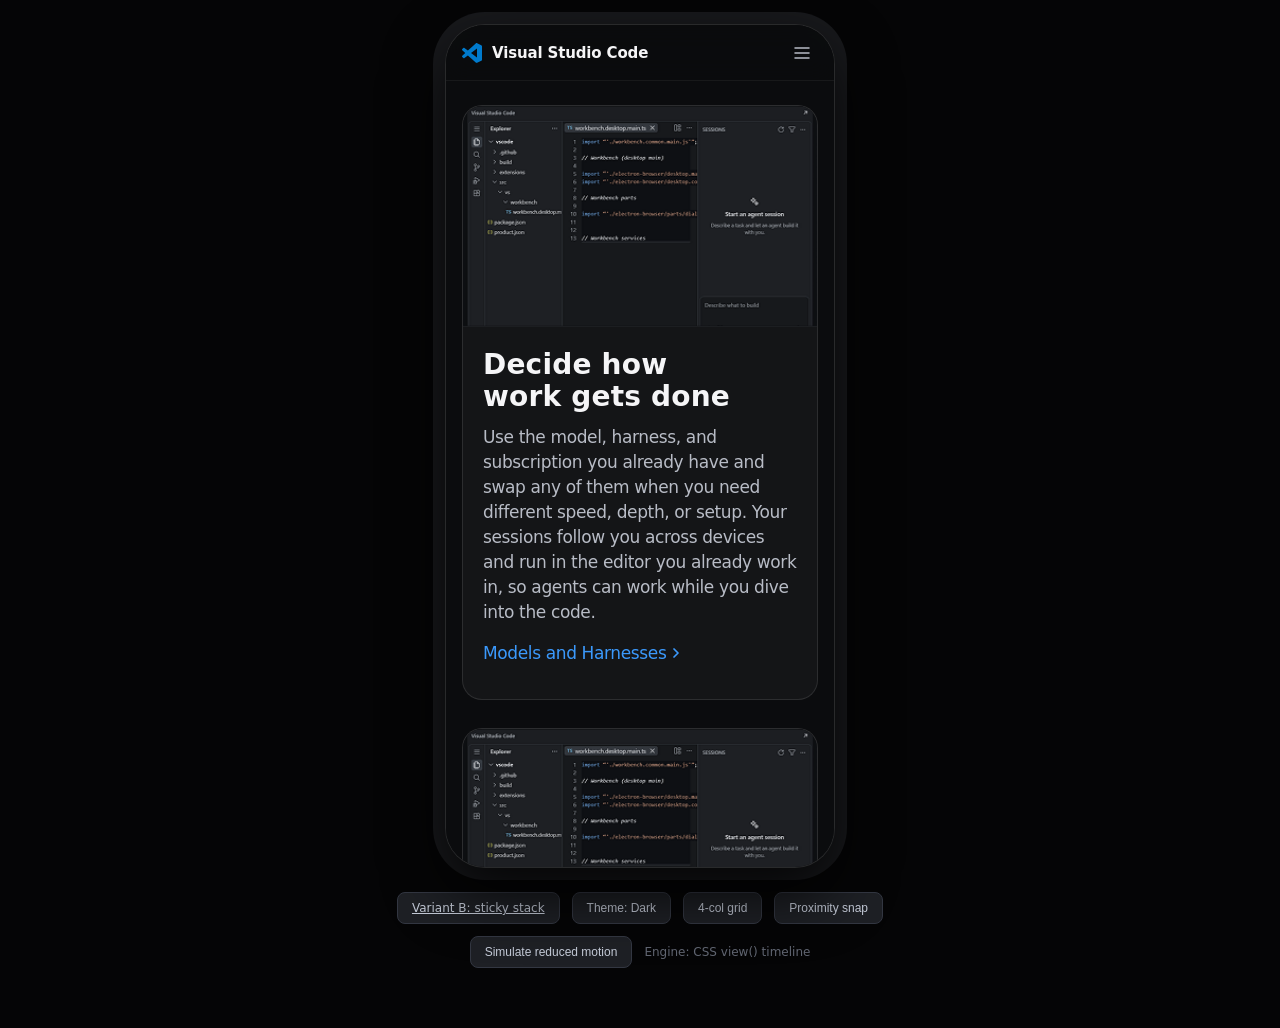
<file: index.html>
<!DOCTYPE html>
<html lang="en">
<head>
  <meta charset="UTF-8">
  <meta name="viewport" content="width=device-width, initial-scale=1.0">
  <title>VS Code Mobile — 3 Pillars (scroll focus)</title>
  <link rel="stylesheet" href="styles.css">
</head>
<body>
  <!-- 390 x 844 device preview. The frame itself is the scroll container so the
       view() timelines and proximity snap behave like they would on a phone. -->
  <div class="device-container">
    <div class="device-frame" id="deviceFrame" tabindex="0" role="region" aria-label="Mobile preview, scrollable">

      <header class="mobile-header">
        <div class="logo">
          <svg class="logo__mark" width="20" height="20" viewBox="0 0 20 20" fill="none" xmlns="http://www.w3.org/2000/svg" aria-hidden="true">
            <path fill-rule="evenodd" clip-rule="evenodd" d="M14.1824 19.8634C14.4974 19.9861 14.8566 19.9783 15.1745 19.8253L19.2922 17.8439C19.7248 17.6357 20 17.1978 20 16.7174V3.28266C20 2.80226 19.7249 2.36436 19.2922 2.15616L15.1745 0.174751C14.7572 -0.0260259 14.2689 0.0231519 13.9027 0.289389C13.8504 0.327422 13.8006 0.369886 13.7538 0.416682L5.87101 7.6083L2.43744 5.00193C2.11781 4.7593 1.67073 4.77918 1.37387 5.04922L0.272606 6.05098C-0.0905104 6.38129 -0.0909266 6.95255 0.271707 7.28339L3.24942 10L0.271707 12.7166C-0.0909266 13.0475 -0.0905104 13.6188 0.272606 13.9491L1.37387 14.9508C1.67073 15.2209 2.11781 15.2407 2.43744 14.9981L5.87101 12.3917L13.7538 19.5833C13.8785 19.7081 14.0249 19.8021 14.1824 19.8634ZM15.003 5.45979L9.02182 10L15.003 14.5402V5.45979Z" fill="#007ACC"/>
          </svg>
          <span class="logo__title">Visual Studio Code</span>
        </div>
        <button class="menu-toggle" aria-label="Toggle navigation menu">
          <svg width="20" height="20" viewBox="0 0 20 20" fill="none" aria-hidden="true">
            <path d="M3 5H17M3 10H17M3 15H17" stroke="currentColor" stroke-width="1.5" stroke-linecap="round"/>
          </svg>
        </button>
      </header>

      <main class="mobile-main">

        <section class="pillars-section" aria-labelledby="pillars-heading">
          <h1 id="pillars-heading" class="visually-hidden">Core pillars</h1>

          <div class="grid-overlay" id="gridOverlay" aria-hidden="true">
            <div class="grid-col"></div>
            <div class="grid-col"></div>
            <div class="grid-col"></div>
            <div class="grid-col"></div>
          </div>

          <div class="pillars-container">

            <!-- All content stays in the DOM and is never aria-hidden.
                 Scroll position only drives the visual emphasis (--focus). -->

            <article class="pillar-card" id="pillar-1">
              <figure class="pillar-card__media">
                <img src="assets/pillar-screenshot.png" data-src-dark="assets/pillar-screenshot.png" data-src-light="assets/pillar-screenshot-light.svg" alt="Placeholder screenshot — pillar 1" loading="eager">
              </figure>
              <div class="pillar-card__body">
                <h2 class="pillar-card__title">Decide how work gets done</h2>
                <p class="pillar-card__subheading">
                  Use the model, harness, and subscription you already have and swap any of them when you need different speed, depth, or setup. Your sessions follow you across devices and run in the editor you already work in, so agents can work while you dive into the code.
                </p>
                <a class="pillar-card__cta" href="#">
                  <span>Models and Harnesses</span>
                  <svg width="12" height="12" viewBox="0 0 12 12" fill="none" aria-hidden="true">
                    <path d="M4 2L8 6L4 10" stroke="currentColor" stroke-width="1.75" stroke-linecap="round" stroke-linejoin="round"/>
                  </svg>
                </a>
              </div>
            </article>

            <article class="pillar-card" id="pillar-2">
              <figure class="pillar-card__media">
                <img src="assets/pillar-screenshot.png" data-src-dark="assets/pillar-screenshot.png" data-src-light="assets/pillar-screenshot-light.svg" alt="Placeholder screenshot — pillar 2" loading="lazy">
              </figure>
              <div class="pillar-card__body">
                <h2 class="pillar-card__title">Scale what works</h2>
                <p class="pillar-card__subheading">
                  You don't have to run one session or one repo at a time. Orchestrate across sessions and repos to get through your backlog faster and jump into whichever one needs your input.
                </p>
                <a class="pillar-card__cta" href="#">
                  <span>Run agent sessions in parallel</span>
                  <svg width="12" height="12" viewBox="0 0 12 12" fill="none" aria-hidden="true">
                    <path d="M4 2L8 6L4 10" stroke="currentColor" stroke-width="1.75" stroke-linecap="round" stroke-linejoin="round"/>
                  </svg>
                </a>
              </div>
            </article>

            <article class="pillar-card" id="pillar-3">
              <figure class="pillar-card__media">
                <img src="assets/pillar-screenshot.png" data-src-dark="assets/pillar-screenshot.png" data-src-light="assets/pillar-screenshot-light.svg" alt="Placeholder screenshot — pillar 3" loading="lazy">
              </figure>
              <div class="pillar-card__body">
                <h2 class="pillar-card__title">Build the system, not the solution</h2>
                <p class="pillar-card__subheading">
                  VS Code is yours to configure. Instructions, skills, custom agents, and hooks carry your team's standards into every session, while MCP servers connect agents to the systems you already use. Shape the whole development environment with extensions, languages, debuggers, and themes so it fits the way you work.
                </p>
                <a class="pillar-card__cta" href="#">
                  <span>Customizations</span>
                  <svg width="12" height="12" viewBox="0 0 12 12" fill="none" aria-hidden="true">
                    <path d="M4 2L8 6L4 10" stroke="currentColor" stroke-width="1.75" stroke-linecap="round" stroke-linejoin="round"/>
                  </svg>
                </a>
              </div>
            </article>

          </div>
        </section>

        <!-- Filler so the last card can reach the center of the viewport. -->
        <div class="scroll-tail" aria-hidden="true"></div>

      </main>

    </div>
  </div>

  <!-- Developer toolbar (not part of the design) -->
  <div class="dev-toolbar" aria-label="Prototype controls">
    <a class="dev-btn" href="stack.html">Variant B: sticky stack</a>
    <button id="toggleThemeBtn" class="dev-btn" aria-pressed="false">Theme: Dark</button>
    <button id="toggleGridBtn" class="dev-btn" aria-pressed="false">4-col grid</button>
    <button id="toggleSnapBtn" class="dev-btn" aria-pressed="false">Proximity snap</button>
    <button id="toggleMotionBtn" class="dev-btn" aria-pressed="false">Simulate reduced motion</button>
    <button id="forceMotionBtn" class="dev-btn" aria-pressed="false" hidden>Force motion on (OS has reduce motion)</button>
    <span id="engineStatus" class="dev-status" role="status"></span>
  </div>

  <script src="script.js"></script>
</body>
</html>
</file>
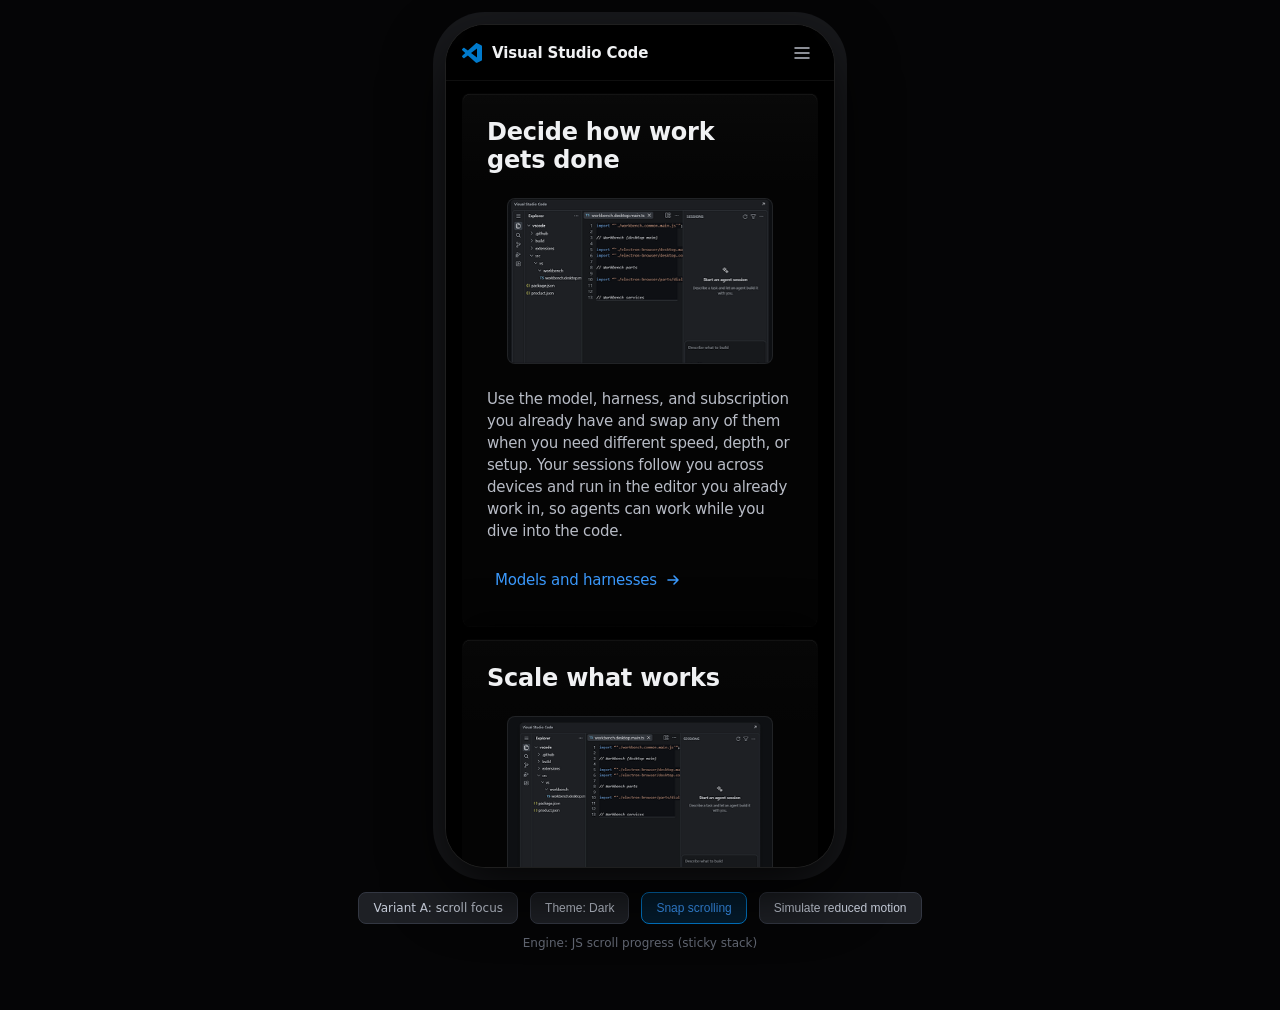
<file: stack.html>
<!DOCTYPE html>
<html lang="en">
<head>
  <meta charset="UTF-8">
  <meta name="viewport" content="width=device-width, initial-scale=1.0">
  <title>VS Code Mobile — 3 Pillars (sticky card stack)</title>
  <link rel="stylesheet" href="stack.css">
</head>
<body>
  <div class="device-container">
    <div class="device-frame snap-on" id="deviceFrame" tabindex="0" role="region" aria-label="Mobile preview, scrollable">

      <header class="mobile-header">
        <div class="logo">
          <svg class="logo__mark" width="20" height="20" viewBox="0 0 20 20" fill="none" xmlns="http://www.w3.org/2000/svg" aria-hidden="true">
            <path fill-rule="evenodd" clip-rule="evenodd" d="M14.1824 19.8634C14.4974 19.9861 14.8566 19.9783 15.1745 19.8253L19.2922 17.8439C19.7248 17.6357 20 17.1978 20 16.7174V3.28266C20 2.80226 19.7249 2.36436 19.2922 2.15616L15.1745 0.174751C14.7572 -0.0260259 14.2689 0.0231519 13.9027 0.289389C13.8504 0.327422 13.8006 0.369886 13.7538 0.416682L5.87101 7.6083L2.43744 5.00193C2.11781 4.7593 1.67073 4.77918 1.37387 5.04922L0.272606 6.05098C-0.0905104 6.38129 -0.0909266 6.95255 0.271707 7.28339L3.24942 10L0.271707 12.7166C-0.0909266 13.0475 -0.0905104 13.6188 0.272606 13.9491L1.37387 14.9508C1.67073 15.2209 2.11781 15.2407 2.43744 14.9981L5.87101 12.3917L13.7538 19.5833C13.8785 19.7081 14.0249 19.8021 14.1824 19.8634ZM15.003 5.45979L9.02182 10L15.003 14.5402V5.45979Z" fill="#007ACC"/>
          </svg>
          <span class="logo__title">Visual Studio Code</span>
        </div>
        <button class="menu-toggle" aria-label="Toggle navigation menu">
          <svg width="20" height="20" viewBox="0 0 20 20" fill="none" aria-hidden="true">
            <path d="M3 5H17M3 10H17M3 15H17" stroke="currentColor" stroke-width="1.5" stroke-linecap="round"/>
          </svg>
        </button>
      </header>

      <main class="mobile-main">

        <!-- Sticky card stack. Each card sticks below the previous one's
             header band, so earlier headers stay visible while the newest
             card is in focus. All content stays in the DOM at all times. -->
        <section class="scd-01" aria-labelledby="stack-heading">
          <h1 id="stack-heading" class="visually-hidden">Core pillars</h1>

          <div class="scd-01__scene" id="scene">

            <article class="scd-01__card" style="--i:0" id="card-1">
              <h2 class="scd-01__title">Decide how work<br>gets done</h2>
              <figure class="scd-01__media">
                <img src="assets/pillar-screenshot.png" data-src-dark="assets/pillar-screenshot.png" data-src-light="assets/pillar-screenshot-light.svg" alt="Placeholder screenshot — pillar 1" loading="eager">
              </figure>
              <p class="scd-01__copy">
                Use the model, harness, and subscription you already have and swap any of them when you need different speed, depth, or setup. Your sessions follow you across devices and run in the editor you already work in, so agents can work while you dive into the code.
              </p>
              <a class="scd-01__cta" href="#">
                <span>Models and harnesses</span>
                <svg width="16" height="16" viewBox="0 0 16 16" fill="none" aria-hidden="true">
                  <path d="M3 8H13M13 8L9 4M13 8L9 12" stroke="currentColor" stroke-width="1.6" stroke-linecap="round" stroke-linejoin="round"/>
                </svg>
              </a>
            </article>

            <article class="scd-01__card" style="--i:1" id="card-2">
              <h2 class="scd-01__title">Scale what works</h2>
              <figure class="scd-01__media">
                <img src="assets/pillar-screenshot.png" data-src-dark="assets/pillar-screenshot.png" data-src-light="assets/pillar-screenshot-light.svg" alt="Placeholder screenshot — pillar 2" loading="lazy">
              </figure>
              <p class="scd-01__copy">
                You don't have to run one session or one repo at a time. Orchestrate across sessions and repos to get through your backlog faster and jump into whichever one needs your input.
              </p>
              <a class="scd-01__cta" href="#">
                <span>Run agent sessions in parallel</span>
                <svg width="16" height="16" viewBox="0 0 16 16" fill="none" aria-hidden="true">
                  <path d="M3 8H13M13 8L9 4M13 8L9 12" stroke="currentColor" stroke-width="1.6" stroke-linecap="round" stroke-linejoin="round"/>
                </svg>
              </a>
            </article>

            <article class="scd-01__card" style="--i:2" id="card-3">
              <h2 class="scd-01__title">Build the system, not<br>the solution</h2>
              <figure class="scd-01__media">
                <img src="assets/pillar-screenshot.png" data-src-dark="assets/pillar-screenshot.png" data-src-light="assets/pillar-screenshot-light.svg" alt="Placeholder screenshot — pillar 3" loading="lazy">
              </figure>
              <p class="scd-01__copy">
                VS Code is yours to configure. Instructions, skills, custom agents, and hooks carry your team's standards into every session, while MCP servers connect agents to the systems you already use. Shape the whole development environment with extensions, languages, debuggers, and themes so it fits the way you work.
              </p>
              <a class="scd-01__cta" href="#">
                <span>Customizations</span>
                <svg width="16" height="16" viewBox="0 0 16 16" fill="none" aria-hidden="true">
                  <path d="M3 8H13M13 8L9 4M13 8L9 12" stroke="currentColor" stroke-width="1.6" stroke-linecap="round" stroke-linejoin="round"/>
                </svg>
              </a>
            </article>

          </div>

          <!-- Room to read the last card, then the stack scrolls away -->
          <div class="scd-01__end" aria-hidden="true"></div>
        </section>

      </main>

    </div>
  </div>

  <!-- Developer toolbar (not part of the design) -->
  <div class="dev-toolbar" aria-label="Prototype controls">
    <a class="dev-btn" href="index.html">Variant A: scroll focus</a>
    <button id="toggleThemeBtn" class="dev-btn" aria-pressed="false">Theme: Dark</button>
    <button id="toggleSnapBtn" class="dev-btn" aria-pressed="true">Snap scrolling</button>
    <button id="toggleMotionBtn" class="dev-btn" aria-pressed="false">Simulate reduced motion</button>
    <button id="forceMotionBtn" class="dev-btn" aria-pressed="false" hidden>Force motion on (OS has reduce motion)</button>
    <span id="engineStatus" class="dev-status" role="status"></span>
  </div>

  <script src="stack.js"></script>
</body>
</html>
</file>
<file: styles.css>
/* ------------------------------------------------------------------
   VS Code Mobile — 3 Pillars, scroll-focus variant
   Design: 390px mobile viewport, 4-column grid

   Interaction model
   - Normal vertical scrolling. No mandatory snap, nothing hijacked.
   - Title, copy and link are always fully visible.
   - The card image scales and fades to full as the card reaches the
     center of the viewport.
       Tier 1: CSS view() timeline (Chrome/Edge 115+, Safari 26+).
       Tier 2: IntersectionObserver toggles .is-in-view (Firefox).
   - prefers-reduced-motion: image always at full size, no animation.
   - Optional proximity snap (dev toggle): a card settles centered when
     the user stops near it. Never fights a fling, never traps content.
------------------------------------------------------------------ */

:root {
  --bg-color: #0b0c0e;
  --card-bg: rgba(255, 255, 255, 0.04);
  --card-border: rgba(255, 255, 255, 0.10);
  --header-bg: rgba(11, 12, 14, 0.85);
  --header-border: rgba(255, 255, 255, 0.06);
  --media-bg: #0e1013;
  --media-border: rgba(255, 255, 255, 0.06);

  --text-primary: #f5f5f7;
  --text-secondary: #b8bcc6;
  --text-muted: #626773;
  --accent-blue: #007acc;
  --accent-blue-light: #3b99fc;

  --font-family: "SF Pro Text", "SF Pro Display", -apple-system, BlinkMacSystemFont, "Segoe UI Variable Text", "Segoe UI", system-ui, sans-serif;

  /* Apple small-breakpoint type ramp (<= 734px) */
  --type-headline-size: 32px;          /* typography-headline */
  --type-headline-lh: 1.125;
  --type-headline-ls: 0.004em;
  --type-headline-weight: 700;

  --type-headline-reduced-size: 28px;  /* typography-headline-reduced */
  --type-headline-reduced-lh: 1.14286;
  --type-headline-reduced-ls: 0.007em;

  --type-body-size: 17px;              /* typography-body */
  --type-body-lh: 1.47059;
  --type-body-ls: -0.022em;

  --type-cta-size: 17px;

  /* 390px grid spec */
  --frame-width: 390px;
  --frame-height: 844px;
  --header-height: 56px;
  --grid-margin: 16px;
  --grid-gutter: 12px;
  --grid-cols: 4;

  /* Image at rest (off-center) vs in focus (centered) */
  --media-scale-rest: 0.84;
  --media-opacity-rest: 0.35;
  --media-ease: cubic-bezier(0.22, 1, 0.36, 1);
}

/* ------------------------------------------------------------------
   Light theme (VS Code Light Modern, 2026) — scoped to the frame so
   the dev canvas/toolbar stay on the constant dark chrome.
------------------------------------------------------------------ */

.device-frame[data-theme="light"] {
  --bg-color: #f3f3f3;
  --card-bg: #ffffff;
  --card-border: rgba(0, 0, 0, 0.10);
  --header-bg: rgba(255, 255, 255, 0.85);
  --header-border: rgba(0, 0, 0, 0.06);
  --media-bg: #ececec;
  --media-border: rgba(0, 0, 0, 0.08);

  --text-primary: #1f1f1f;
  --text-secondary: #45474a;
  --text-muted: #6f6f6f;
  --accent-blue: #005fb8;
  --accent-blue-light: #005fb8;
}

* {
  box-sizing: border-box;
  margin: 0;
  padding: 0;
}

html, body {
  width: 100%;
  min-height: 100vh;
  background-color: #050506;
  font-family: var(--font-family);
  color: var(--text-primary);
  -webkit-font-smoothing: antialiased;
  -moz-osx-font-smoothing: grayscale;
}

body {
  display: flex;
  flex-direction: column;
  align-items: center;
  padding: 24px 0 60px 0;
}

.visually-hidden {
  position: absolute;
  width: 1px;
  height: 1px;
  padding: 0;
  margin: -1px;
  overflow: hidden;
  clip: rect(0 0 0 0);
  white-space: nowrap;
  border: 0;
}

/* ------------------------------------------------------------------
   Device frame = the scroll container
------------------------------------------------------------------ */

.device-container {
  display: flex;
  justify-content: center;
  width: 100%;
}

.device-frame {
  width: var(--frame-width);
  height: var(--frame-height);
  background-color: var(--bg-color);
  border: 1px solid rgba(255, 255, 255, 0.12);
  border-radius: 40px;
  box-shadow: 0 25px 60px rgba(0, 0, 0, 0.8), 0 0 0 12px #18191c;
  position: relative;
  overflow-x: hidden;
  overflow-y: auto;
  overscroll-behavior: contain;
  scroll-padding-top: var(--header-height);
  scrollbar-width: none;
}

.device-frame::-webkit-scrollbar {
  display: none;
}

.device-frame:focus-visible {
  outline: 3px solid var(--accent-blue-light);
  outline-offset: 4px;
}

/* Optional proximity snap (off by default) */
.device-frame.snap-on {
  scroll-snap-type: y proximity;
}

.device-frame.snap-on .pillar-card {
  scroll-snap-align: center;
}

/* Header */
.mobile-header {
  height: var(--header-height);
  padding: 0 var(--grid-margin);
  display: flex;
  align-items: center;
  justify-content: space-between;
  border-bottom: 1px solid var(--header-border);
  background: var(--header-bg);
  backdrop-filter: blur(12px);
  -webkit-backdrop-filter: blur(12px);
  position: sticky;
  top: 0;
  z-index: 50;
}

.logo {
  display: flex;
  align-items: center;
  gap: 10px;
}

.logo__title {
  font-size: 15px;
  font-weight: 600;
  letter-spacing: -0.01em;
  color: var(--text-primary);
}

.menu-toggle {
  background: transparent;
  border: none;
  color: var(--text-secondary);
  cursor: pointer;
  padding: 6px;
  display: flex;
  align-items: center;
  justify-content: center;
  border-radius: 6px;
}

.menu-toggle:focus-visible {
  outline: 2px solid var(--accent-blue-light);
  outline-offset: 2px;
}

.mobile-main {
  padding: 24px 0 0 0;
}

/* Lets the last card reach the center of the viewport */
.scroll-tail {
  height: 200px;
}

/* ------------------------------------------------------------------
   Pillars section
------------------------------------------------------------------ */

.pillars-section {
  position: relative;
  width: 100%;
}

.pillars-container {
  display: grid;
  grid-template-columns: repeat(var(--grid-cols), 1fr);
  gap: 28px var(--grid-gutter);
  padding: 0 var(--grid-margin);
}

.grid-overlay {
  position: absolute;
  top: 0;
  bottom: 0;
  left: var(--grid-margin);
  right: var(--grid-margin);
  display: grid;
  grid-template-columns: repeat(var(--grid-cols), 1fr);
  gap: var(--grid-gutter);
  pointer-events: none;
  z-index: 100;
  opacity: 0;
  transition: opacity 0.2s ease;
}

.grid-overlay.is-visible {
  opacity: 1;
}

.grid-col {
  background: rgba(255, 0, 85, 0.08);
  border-left: 1px dashed rgba(255, 0, 85, 0.3);
  border-right: 1px dashed rgba(255, 0, 85, 0.3);
}

/* ------------------------------------------------------------------
   Pillar card. Nothing here is ever hidden from assistive tech.
------------------------------------------------------------------ */

.pillar-card {
  grid-column: span 4;
  background: var(--card-bg);
  border: 1px solid var(--card-border);
  border-radius: 20px;
  overflow: hidden;
}

.pillar-card__media {
  margin: 0;
  width: 100%;
  aspect-ratio: 16 / 10;
  overflow: hidden;
  background: var(--media-bg);
  border-bottom: 1px solid var(--media-border);
}

.pillar-card__media img {
  width: 100%;
  height: 100%;
  object-fit: cover;
  object-position: top center;
  display: block;
  transform-origin: center;
  will-change: transform, opacity;
}

.pillar-card__body {
  padding: 22px 20px 24px 20px;
  display: flex;
  flex-direction: column;
  gap: 12px;
}

/* Headline: Apple typography-headline-reduced at the small breakpoint */
.pillar-card__title {
  font-size: var(--type-headline-reduced-size);
  line-height: var(--type-headline-reduced-lh);
  letter-spacing: var(--type-headline-reduced-ls);
  font-weight: var(--type-headline-weight);
  color: var(--text-primary);
  text-wrap: balance;
}

/* Body: Apple typography-body */
.pillar-card__subheading {
  font-size: var(--type-body-size);
  line-height: var(--type-body-lh);
  letter-spacing: var(--type-body-ls);
  color: var(--text-secondary);
}

/* CTA: always fully visible */
.pillar-card__cta {
  display: inline-flex;
  align-items: center;
  gap: 4px;
  align-self: flex-start;
  font-size: var(--type-cta-size);
  line-height: var(--type-body-lh);
  letter-spacing: var(--type-body-ls);
  color: var(--accent-blue-light);
  text-decoration: none;
  min-height: 44px;
  margin-top: -6px;
}

.pillar-card__cta:hover {
  text-decoration: underline;
}

.pillar-card__cta:focus-visible {
  outline: 2px solid var(--accent-blue-light);
  outline-offset: 4px;
  border-radius: 4px;
}

.pillar-card__cta svg {
  transition: transform 0.2s ease;
}

.pillar-card__cta:hover svg {
  transform: translateX(2px);
}

/* ------------------------------------------------------------------
   Motion
   html.motion-reduced is set by script.js from prefers-reduced-motion
   (or the dev "Simulate" toggle) and cleared by the dev "Force motion"
   override. The @media block below is the no-JS safety net.
------------------------------------------------------------------ */

/* Tier 1: scroll-driven animation on the image, off the main thread.
   Progress spans the image's trip through the scrollport:
   0% enters from the bottom, ~50% centered, 100% leaves at the top. */
@supports (animation-timeline: view()) {
  html:not(.motion-reduced) .pillar-card__media img {
    animation: media-focus linear both;
    animation-timeline: view();
    animation-range: cover 0% cover 100%;
  }
}

@keyframes media-focus {
  0%   { transform: scale(var(--media-scale-rest)); opacity: var(--media-opacity-rest); }
  38%  { transform: scale(1); opacity: 1; }
  62%  { transform: scale(1); opacity: 1; }
  100% { transform: scale(var(--media-scale-rest)); opacity: var(--media-opacity-rest); }
}

/* Tier 2: IntersectionObserver toggles .is-in-view on the card */
@supports not (animation-timeline: view()) {
  html:not(.motion-reduced) .pillar-card__media img {
    transform: scale(var(--media-scale-rest));
    opacity: var(--media-opacity-rest);
    transition: transform 0.6s var(--media-ease), opacity 0.6s var(--media-ease);
  }

  html:not(.motion-reduced) .pillar-card.is-in-view .pillar-card__media img {
    transform: scale(1);
    opacity: 1;
  }
}

/* Reduced motion: full-size image, no animation (WCAG 2.3.3, C39) */
html.motion-reduced .pillar-card__media img {
  animation: none;
  transition: none;
  transform: none;
  opacity: 1;
}

@media (prefers-reduced-motion: reduce) {
  html:not(.force-motion) .pillar-card__media img {
    animation: none;
    transition: none;
    transform: none;
    opacity: 1;
  }
}

/* ------------------------------------------------------------------
   Developer toolbar
------------------------------------------------------------------ */

.dev-toolbar {
  margin-top: 24px;
  display: flex;
  flex-wrap: wrap;
  align-items: center;
  justify-content: center;
  gap: 12px;
  max-width: 640px;
}

.dev-btn {
  background: #1e2025;
  border: 1px solid #333742;
  color: #c5cbd8;
  padding: 8px 14px;
  border-radius: 8px;
  font-size: 12px;
  font-weight: 500;
  cursor: pointer;
  transition: all 0.2s ease;
}

.dev-btn:hover {
  background: #2b2f38;
  color: #fff;
  border-color: #4a5061;
}

.dev-btn:focus-visible {
  outline: 2px solid var(--accent-blue-light);
  outline-offset: 2px;
}

.dev-btn[aria-pressed="true"] {
  background: rgba(0, 122, 204, 0.2);
  border-color: var(--accent-blue);
  color: var(--accent-blue-light);
}

.dev-status {
  font-size: 12px;
  color: var(--text-muted);
}
</file>
<file: stack.css>
/* ------------------------------------------------------------------
   VS Code Mobile — 3 Pillars, sticky card stack (Variant B)
   Design: 390px mobile viewport

   Interaction model
   - Normal vertical scrolling, no snap, nothing hijacked.
   - Each card is position: sticky at header + i * peek. As the next
     card scrolls up over it, the earlier card settles behind with only
     its header band still visible.
   - stack.js writes two per-card custom properties every frame:
       --a  arrival  0 = entering from the bottom, 1 = at its stuck spot
       --p  covered  0 = fully on top, 1 = covered up to its header band
     CSS maps them to image scale (--a) and dim/scale-back (--p).
   - prefers-reduced-motion: transforms are dropped; the dim state and
     the stacking (which is plain scrolling) remain.
------------------------------------------------------------------ */

:root {
  --bg-color: #000000;
  --card-bg: #040404;
  --card-border: transparent; /* dark theme separates cards with shadow, not a border */
  --header-bg: rgba(0, 0, 0, 0.8);
  --header-border: rgba(255, 255, 255, 0.06);
  --media-bg: #0e1013;
  --media-border: rgba(255, 255, 255, 0.08);

  --text-primary: #f0f1f3;
  --text-secondary: #b8bcc6; /* body copy: ~10.5:1 on --card-bg, AAA */
  --text-muted: #626773;
  --accent-blue-light: #3b99fc;

  --font-family: "SF Pro Text", "SF Pro Display", -apple-system, BlinkMacSystemFont, "Segoe UI Variable Text", "Segoe UI", system-ui, sans-serif;

  /* Apple small-breakpoint type ramp */
  --type-title-size: 24px;       /* headline-reduced at the xsmall step */
  --type-title-lh: 1.16667;
  --type-title-ls: -0.01em;
  --type-body-size: 15px;        /* paragraph + links (was 17px typography-body) */
  --type-body-lh: 1.46667;       /* 22px at 15px */
  --type-body-ls: -0.016em;

  --frame-width: 390px;
  --frame-height: 844px;
  --header-height: 56px;
  --page-margin: 16px;
  --stack-gap: 12px; /* breathing room below the header so the stuck card's top edge stays visible */

  /* Sticky band per covered card = 24px pad + title + 24px spacing,
     divided by the 0.95 scale-back so the image never peeks out.
     Two-line title: 104px content → 96px band. One line: 76px → 70px. */
  --band-two-line: 96px;
  --band-one-line: 70px;
  --card-pad-top: 24px;
  --card-radius: 8px;

  /* Motion ranges */
  --media-scale-in: 0.9;        /* image scale when card first enters */
  --card-scale-back: 0.045;     /* shrink per level of stacking depth */
  --card-dim-max: 0.35;         /* overlay opacity when fully covered — capped so the covered card's exposed title still clears 7:1 (AAA) against --card-bg */

  /* Sheen gradation: card 1 (--i:0) brightest, fading per card after it */
  --sheen-base: 0.02;
  --sheen-step: 0.007;

  --shadow-rgb: 0, 0, 0; /* card drop shadow color */
  --shadow-alpha-1: 0.6;
  --shadow-alpha-2: 0.9;
}

/* ------------------------------------------------------------------
   Light theme (VS Code Light Modern, 2026) — scoped to the frame so
   the dev canvas/toolbar stay on the constant dark chrome.
------------------------------------------------------------------ */

.device-frame[data-theme="light"] {
  --bg-color: #f3f3f3;
  --card-bg: #ffffff; /* Material/iOS keep a light-theme surface's color constant across elevation; depth reads through shadow + scrim, not a brightness ladder per card */
  --card-border: rgba(0, 0, 0, 0.04);
  --header-bg: rgba(255, 255, 255, 0.8);
  --header-border: rgba(0, 0, 0, 0.06);
  --media-bg: #ececec;
  --media-border: rgba(0, 0, 0, 0.08);

  --shadow-rgb: 0, 0, 0;

  --text-primary: #1f1f1f;
  --text-secondary: #45474a;
  --text-muted: #6f6f6f;
  --accent-blue-light: #005fb8;

  /* Apple Wallet / Material elevation: a card behind the front one sits
     under a soft, uniform scrim that scales with how far back it's
     receded (--d) — not a per-card brightness value to hand-tune. */
  --card-dim-max: 0.035;

  --type-title-ls: -0.02em;
}

/* Elevation model (Material "key + ambient shadow", scaled by how much
   this card has receded): the frontmost card (--d near 0) casts a big,
   soft, low-opacity shadow like it's lifted above the stack; a fully
   covered card (--d >= 1) relaxes to a hairline shadow, since the rest
   of its elevation is absorbed by the card sitting on top of it. Card
   surface color itself stays constant (see --card-bg above) — only the
   shadow communicates depth, same as Material/iOS light-theme cards. */
.device-frame[data-theme="light"] .scd-01__card {
  --focus: calc(1 - min(var(--d, 0), 1));
  background: var(--card-bg);
  border-top: none; /* the border's top edge sat right over the card behind it, reading as a hard line */
  box-shadow:
    0 1px 2px rgba(var(--shadow-rgb), calc(0.08 + 0.04 * var(--focus))),
    0 calc(6px + 12px * var(--focus)) calc(16px + 20px * var(--focus)) rgba(var(--shadow-rgb), calc(0.08 + 0.08 * var(--focus)));
}

/* Title quiets slightly as its card recedes, echoing the shadow/scrim —
   capped well short of full fade so a covered-but-focused card (keyboard
   nav) still passes contrast against --card-bg. */
.device-frame[data-theme="light"] .scd-01__title {
  color: color-mix(in srgb, #1f1f1f, #333333 calc((1 - var(--focus, 1)) * 100%));
}

/* The covered card's image sits just below the sliver of its own header
   band that stays visible — its top border was peeking past that edge
   and reading as the line "above" the next card. */
.device-frame[data-theme="light"] .scd-01__media {
  border-top: none;
}

/* The shared dim overlay clamps at min(--d, 1), so any card two or more
   levels back reads identically to one level back. Light theme's stack
   only ever reaches --d:2, so scale against that instead: the furthest
   card (--d:2) gets the full scrim, a mid card (--d:1) gets half. */
.device-frame[data-theme="light"] .scd-01__card::after {
  opacity: calc(var(--card-dim-max) * min(var(--d, 0), 2) / 2);
}

* {
  box-sizing: border-box;
  margin: 0;
  padding: 0;
}

html, body {
  width: 100%;
  min-height: 100vh;
  background-color: #050506;
  font-family: var(--font-family);
  color: var(--text-primary);
  -webkit-font-smoothing: antialiased;
  -moz-osx-font-smoothing: grayscale;
}

body {
  display: flex;
  flex-direction: column;
  align-items: center;
  padding: 24px 0 60px 0;
}

.visually-hidden {
  position: absolute;
  width: 1px;
  height: 1px;
  padding: 0;
  margin: -1px;
  overflow: hidden;
  clip: rect(0 0 0 0);
  white-space: nowrap;
  border: 0;
}

/* ------------------------------------------------------------------
   Device frame = the scroll container
------------------------------------------------------------------ */

.device-container {
  display: flex;
  justify-content: center;
  width: 100%;
}

.device-frame {
  width: var(--frame-width);
  height: var(--frame-height);
  background-color: var(--bg-color);
  color: var(--text-primary); /* html/body's color is fixed at :root's --text-primary, so anything that doesn't set its own color (e.g. .logo__title) needs to inherit from here instead, where the theme override actually applies */
  border: 1px solid rgba(255, 255, 255, 0.12);
  border-radius: 40px;
  box-shadow: 0 25px 60px rgba(0, 0, 0, 0.8), 0 0 0 12px #18191c;
  position: relative;
  overflow-x: hidden;
  overflow-y: auto;
  overscroll-behavior: contain;
  scrollbar-width: none;
}

.device-frame::-webkit-scrollbar {
  display: none;
}

.device-frame:focus-visible {
  outline: 3px solid var(--accent-blue-light);
  outline-offset: 4px;
}

/* Snap scrolling (on by default, dev toggle removes .snap-on).
   Each card's snap point is the scroll position where its static top
   reaches its sticky offset — i.e. the card fully presented on the
   stack. scroll-snap-stop keeps a fling from skipping a card. */
.device-frame.snap-on {
  scroll-snap-type: y mandatory;
}

.device-frame.snap-on .scd-01__card {
  scroll-snap-align: start;
  scroll-snap-stop: always;
  scroll-margin-top: calc(var(--header-height) + var(--stack-gap) + var(--stack-offset, 0px));
}

.mobile-header {
  height: var(--header-height);
  padding: 0 var(--page-margin);
  display: flex;
  align-items: center;
  justify-content: space-between;
  border-bottom: 1px solid var(--header-border);
  background: var(--header-bg);
  backdrop-filter: blur(12px);
  -webkit-backdrop-filter: blur(12px);
  position: sticky;
  top: 0;
  z-index: 50;
}

.logo {
  display: flex;
  align-items: center;
  gap: 10px;
}

.logo__title {
  font-size: 15px;
  font-weight: 600;
  letter-spacing: -0.01em;
}

.menu-toggle {
  background: transparent;
  border: none;
  color: var(--text-secondary);
  cursor: pointer;
  padding: 6px;
  display: flex;
  border-radius: 6px;
}

.menu-toggle:focus-visible {
  outline: 2px solid var(--accent-blue-light);
  outline-offset: 2px;
}

.mobile-main {
  padding: 16px 0 0 0;
}

/* ------------------------------------------------------------------
   Sticky stack
------------------------------------------------------------------ */

.scd-01 {
  padding: 0 var(--page-margin);
}

.scd-01__scene {
  display: flex;
  flex-direction: column;
}

.scd-01__card {
  --a: 1;
  --d: 0;
  /* Sheen fades with stacking order: card 1 brightest, each card after
     it a little less, so the stack reads as receding rather than flat. */
  --sheen: calc(var(--sheen-base) - var(--sheen-step) * var(--i));
  position: sticky;
  top: calc(var(--header-height) + var(--stack-gap) + var(--stack-offset, 0px));
  z-index: calc(1 + var(--i));
  margin-top: 12px;
  padding: var(--card-pad-top) 24px 24px 24px;
  /* Near-black card on a black page: dark shadows alone can't separate
     stacked cards, so pair the drop shadow with light — a hairline top
     edge and a faint top-down sheen on each card. */
  background: linear-gradient(180deg, rgba(255, 255, 255, var(--sheen)) 0%, rgba(255, 255, 255, 0) 96px), var(--card-bg);
  border-radius: var(--card-radius);
  text-align: left;
  display: flex;
  flex-direction: column;
  align-items: flex-start;
  gap: 20px;
  transform-origin: 50% 0;
  /* --d = cumulative stacking depth (0..2), so deeper cards stagger smaller */
  transform: scale(calc(1 - var(--card-scale-back) * var(--d, 0)));
  border: 1px solid var(--card-border);
  box-shadow:
    inset 0 0.5px 0 rgba(255, 255, 255, 0.09),
    0 2px 6px rgba(var(--shadow-rgb), var(--shadow-alpha-1)),
    0 -18px 36px rgba(var(--shadow-rgb), var(--shadow-alpha-2));
}

.scd-01__card:first-child {
  margin-top: 0;
}

/* Cumulative sticky offsets: each card sits below the bands of the
   cards it covers. Adjust when header line counts change. */
#card-1 { --stack-offset: 0px; }
#card-2 { --stack-offset: var(--band-two-line); }
#card-3 { --stack-offset: calc(var(--band-two-line) + var(--band-one-line)); }

/* Dim layer for covered cards. Opacity only, so it is not "motion". */
.scd-01__card::after {
  content: "";
  position: absolute;
  inset: 0;
  border-radius: inherit;
  background: #000;
  opacity: calc(var(--card-dim-max) * min(var(--d, 0), 1));
  pointer-events: none;
}

/* Header band: stays visible above the next card */
/* Header: same 24px spacing after it on every card (4px + 20px flex gap) */
.scd-01__title {
  margin-bottom: 4px;
  font-size: var(--type-title-size);
  line-height: var(--type-title-lh);
  letter-spacing: var(--type-title-ls);
  font-weight: 600;
  color: var(--text-primary);
  max-width: 300px;
}

.scd-01__media {
  margin: 0 0 4px 0; /* + 20px flex gap = 24px before the paragraph */
  align-self: center;
  width: 266px;
  max-width: 100%;
  aspect-ratio: 16 / 10;
  overflow: hidden;
  border-radius: 8px;
  border: 1px solid var(--media-border);
  background: var(--media-bg);
}

/* Image scales up slightly as the card arrives at its stuck position */
.scd-01__media img {
  width: 100%;
  height: 100%;
  object-fit: cover;
  object-position: top center;
  display: block;
  transform-origin: center;
  transform: scale(calc(var(--media-scale-in) + (1 - var(--media-scale-in)) * var(--a)));
  will-change: transform;
}

.scd-01__copy {
  font-size: var(--type-body-size);
  line-height: var(--type-body-lh);
  letter-spacing: var(--type-body-ls);
  color: var(--text-secondary);
  max-width: 320px;
}

.scd-01__cta {
  display: inline-flex;
  align-items: center;
  gap: 8px;
  font-size: var(--type-body-size);
  line-height: var(--type-body-lh);
  letter-spacing: var(--type-body-ls);
  color: var(--accent-blue-light);
  text-decoration: none;
  min-height: 44px;
  padding: 0 8px;
  margin-top: -4px;
}

.scd-01__cta:hover {
  text-decoration: underline;
}

.scd-01__cta:focus-visible {
  outline: 2px solid var(--accent-blue-light);
  outline-offset: 4px;
  border-radius: 6px;
}

.scd-01__cta svg {
  transition: transform 0.2s ease;
}

.scd-01__cta:hover svg {
  transform: translateX(3px);
}

/* Sized by stack.js so the last card ends exactly at its stack offset */
.scd-01__end {
  height: 24px;
}

/* ------------------------------------------------------------------
   Reduced motion: keep stacking and dimming, drop the transforms
------------------------------------------------------------------ */

html.motion-reduced .scd-01__card,
html.motion-reduced .scd-01__media img {
  transform: none;
}

@media (prefers-reduced-motion: reduce) {
  html:not(.force-motion) .scd-01__card,
  html:not(.force-motion) .scd-01__media img {
    transform: none;
  }
}

/* ------------------------------------------------------------------
   Developer toolbar
------------------------------------------------------------------ */

.dev-toolbar {
  margin-top: 24px;
  display: flex;
  flex-wrap: wrap;
  align-items: center;
  justify-content: center;
  gap: 12px;
  max-width: 640px;
}

.dev-btn {
  background: #1e2025;
  border: 1px solid #333742;
  color: #c5cbd8;
  padding: 8px 14px;
  border-radius: 8px;
  font-size: 12px;
  font-weight: 500;
  cursor: pointer;
  text-decoration: none;
  transition: all 0.2s ease;
}

.dev-btn:hover {
  background: #2b2f38;
  color: #fff;
  border-color: #4a5061;
}

.dev-btn:focus-visible {
  outline: 2px solid var(--accent-blue-light);
  outline-offset: 2px;
}

.dev-btn[aria-pressed="true"] {
  background: rgba(0, 122, 204, 0.2);
  border-color: #007acc;
  color: var(--accent-blue-light);
}

.dev-status {
  font-size: 12px;
  color: var(--text-muted);
}
</file>
